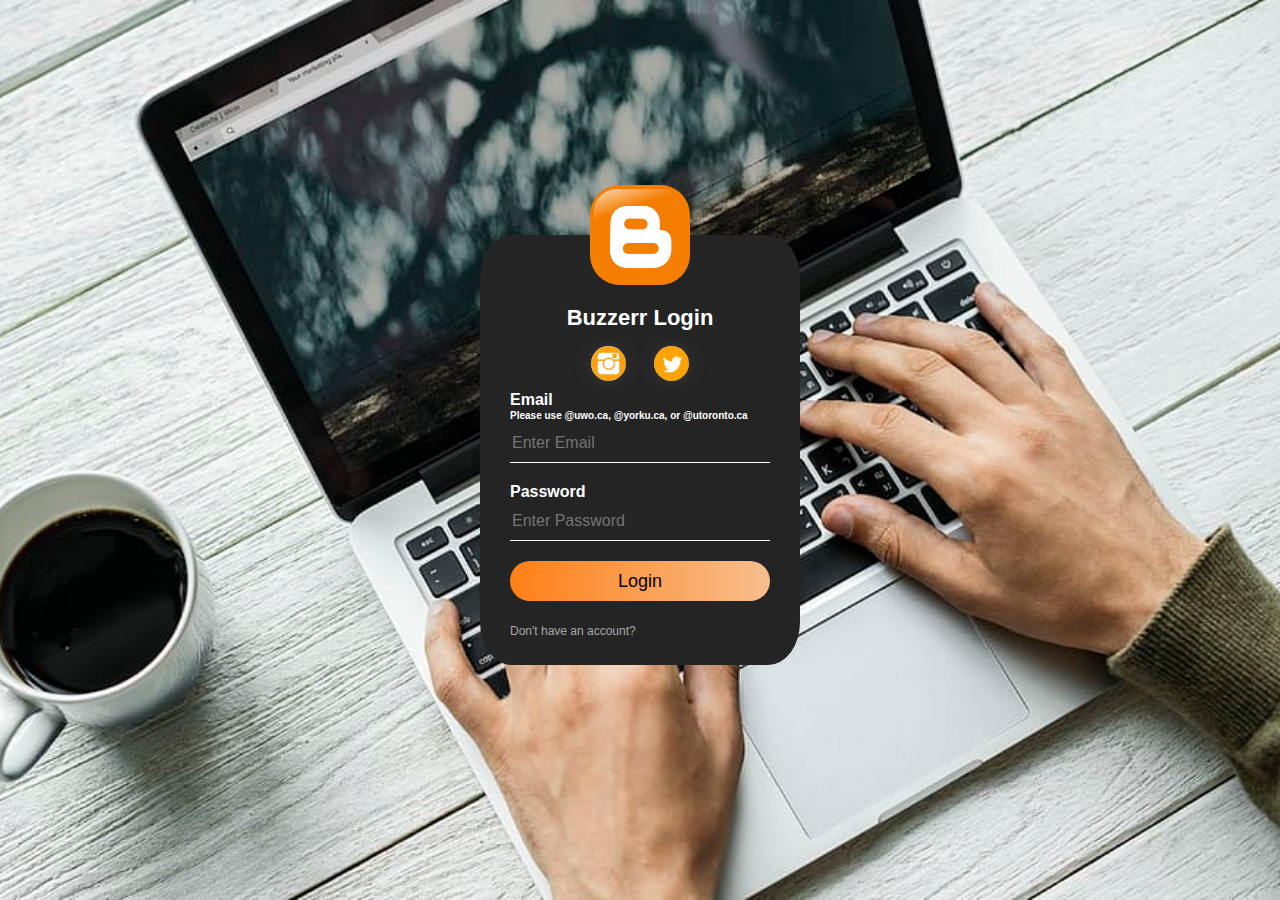
<file: index.html>
<html>
    <head>
        <title>Buzzerr Login</title>
        <link rel="stylesheet" type="text/css" href="style.css">
        <body>
            <div class="loginbox">
                <img src="icons/pfpicon.jpeg" class="avatar">
                <h1>Buzzerr Login</h1>
                <div class="social">
                    <a href="https://www.instagram.com/">
                        <img src='icons/ig.jpg'>
                    </a>
                    <a href="https://twitter.com/">
                        <img src='icons/tw.jpg'>
                    </a>
                </div>
                
                <form action="javascript:;" onsubmit="redir()" class="form">
                    
                    <p>Email</p>
                    <h2>Please use @uwo.ca, @yorku.ca, or @utoronto.ca</h2>
                    <input type="email" id="email" pattern=".+@uwo.ca|.+utoronto.ca|.+yorku.ca" name="email" placeholder="Enter Email" required>
                    <p>Password</p>
                    <input type="password" name="" placeholder="Enter Password" required>
                    <button id="submit" type="submit" name="submit" value="Login">Login</button><br>
                    <a href="create.html">Don't have an account?</a>

                </form>
                
            </div>
            
        </body>
        <script>

            function redir() {
                
                var mail=document.getElementById('email').value;
                var address=mail.split('@')[1];
                console.log(address)
                if (address == 'uwo.ca') {
                    window.location.href = "https://www.uwo.ca/";
                } else if (address == 'utoronto.ca') {
                    window.location.href = "https://www.utoronto.ca/"
                } else if (address == 'yorku.ca') {
                    window.location.href = "https://www.yorku.ca/"
                }
            }
            
        </script>
        
    </head>
</html>
</file>
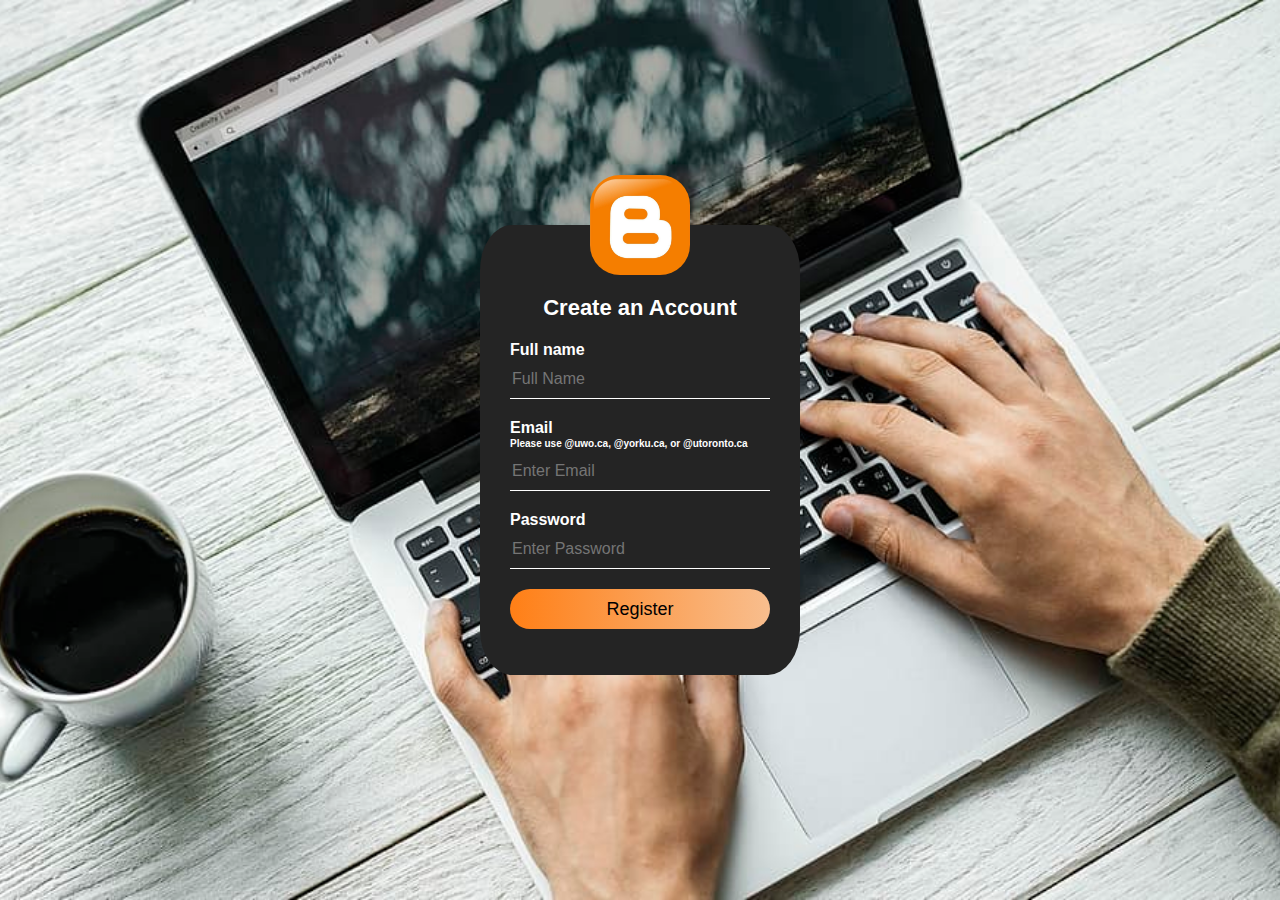
<file: create.html>
<html>
    <head>
        <title>Buzzerr Login</title>
        <link rel="stylesheet" type="text/css" href="style.css">
        <body>
            <div class="createbox">
                <img src="icons/pfpicon.jpeg" class="avatar">
                <h1>Create an Account</h1>
                <form class="form">
                    

                    <label id="fullname" for="fullname">Full name</label>
                    <input type="text" name="fullname" placeholder="Full Name" required>

                    <label id="email" for="email">Email</label>
                    <h2>Please use @uwo.ca, @yorku.ca, or @utoronto.ca</h2>
                    <input type="email" id="email" pattern=".+@uwo.ca|.+utoronto.ca|.+yorku.ca" name="email" placeholder="Enter Email" required>

                    <label id="password" for="password">Password</label>
                    <input type="password" name="password" placeholder="Enter Password" required>

                    <button id="submit" type="submit" name="submit" value="Register">Register</button><br>
                    <a href="#"></a>
                    
                </form>
            </div>
        </body>
        
        <script>
            

            //fs.writeFile()


            // function save() {
            //     //var filename = "F:\\Coding\\Buzzerr\\data.txt";

                
                
            //     //var streamWrite = filename.OpenAsTextStream(2);

            //     var fullname=document.getElementById('fullname').value;
            //     var mail=document.getElementById('email').value;
            //     var password=document.getElementById('password').value;

            //     document.write("Name: " + fullname);
            // }
        </script>
        
    </head>
</html>
</file>
<file: style.css>
body {
    margin: 0;
    padding: 0;
    background: url(wallpapers/student2.jpg);
    background-size: cover;
    background-position: center;
    font-family: sans-serif;
}

.social {
    margin: -5px auto;
    height: 50px;
    text-align: center;
}

.social img{
    width: 35px;
    margin: 0 12px;
    box-shadow: 0 0 20px 0 #7f7f7f3d;
    cursor: pointer;
    border-radius: 50%;
}

.loginbox {
    width: 320px;
    height: 430px;
    background: rgb(36, 36, 36);
    color: #fff;
    top: 50%;
    left: 50%;
    position: absolute;
    border-radius: 10%;
    transform: translate(-50%, -50%);
    box-sizing: border-box;
    padding: 70px 30px;
}

.avatar {
    width: 100px;
    height: 100px;
    border-radius: 30%;
    position: absolute;
    top: -50px;
    left: calc(50% - 50px);
}

h1 {
    margin: 0;
    padding: 0 0 20px;
    text-align: center;
    font-size: 22px;
}

.loginbox p {
    margin: 0;
    padding: 0;
    font-weight: bold;
}

.loginbox h2 {
    font-size: 10px;
    font-family: Arial, Helvetica, sans-serif;
    margin: 0;
    padding: 0;
    line-height: 14px;
}

.loginbox input, button{
    width: 100%;
    margin-bottom: 20px;
}

.loginbox input[type="text"], input[type="email"], input[type="password"] {
    border: none;
    border-bottom: 1px solid #fff;
    background: transparent;
    outline: none;
    height: 40px;
    color: #fff;
    font-size: 16px;
}

.loginbox button[type="submit"] {
    border: none;
    outline: none;
    height: 40px;
    background: linear-gradient(to right, #ff7f16, #f8be8e);
    color: rgb(0, 0, 0);
    font-size: 18px;
    border-radius: 20px;
}

.loginbox button[type="submit"]:hover {
    cursor: pointer;
    background: linear-gradient(to right, #fcbd03, #f8be8e);
    color: #000;
}

.loginbox a {
    text-decoration: none;
    font-size: 12px;
    line-height: 20px;
    color: darkgrey;
}

.loginbox a:hover {
    color: #fcbd03;
}

.createbox {
    width: 320px;
    height: 450px;
    background: rgb(36, 36, 36);
    color: #fff;
    top: 50%;
    left: 50%;
    position: absolute;
    border-radius: 10%;
    transform: translate(-50%, -50%);
    box-sizing: border-box;
    padding: 70px 30px;
}

.createbox label {
    margin: 0;
    padding: 0;
    font-weight: bold;
}

.createbox h2 {
    font-size: 10px;
    font-family: Arial, Helvetica, sans-serif;
    margin: 0;
    padding: 0;
    line-height: 14px;
}

.createbox input, button {
    width: 100%;
    margin-bottom: 20px;
}

.createbox input[type="text"], input[type="email"], input[type="password"] {
    border: none;
    border-bottom: 1px solid #fff;
    background: transparent;
    outline: none;
    height: 40px;
    color: #fff;
    font-size: 16px;
}

.createbox button[type="submit"] {
    border: none;
    outline: none;
    height: 40px;
    background: linear-gradient(to right, #ff7f16, #f8be8e);
    color: rgb(0, 0, 0);
    font-size: 18px;
    border-radius: 20px;
}

.createbox button[type="submit"]:hover {
    cursor: pointer;
    background: linear-gradient(to right, #fcbd03, #f8be8e);
    color: #000;
}

.createbox a {
    text-decoration: none;
    font-size: 12px;
    line-height: 20px;
    color: darkgrey;
}

.createbox a:hover {
    color: #fcbd03;
}
</file>
